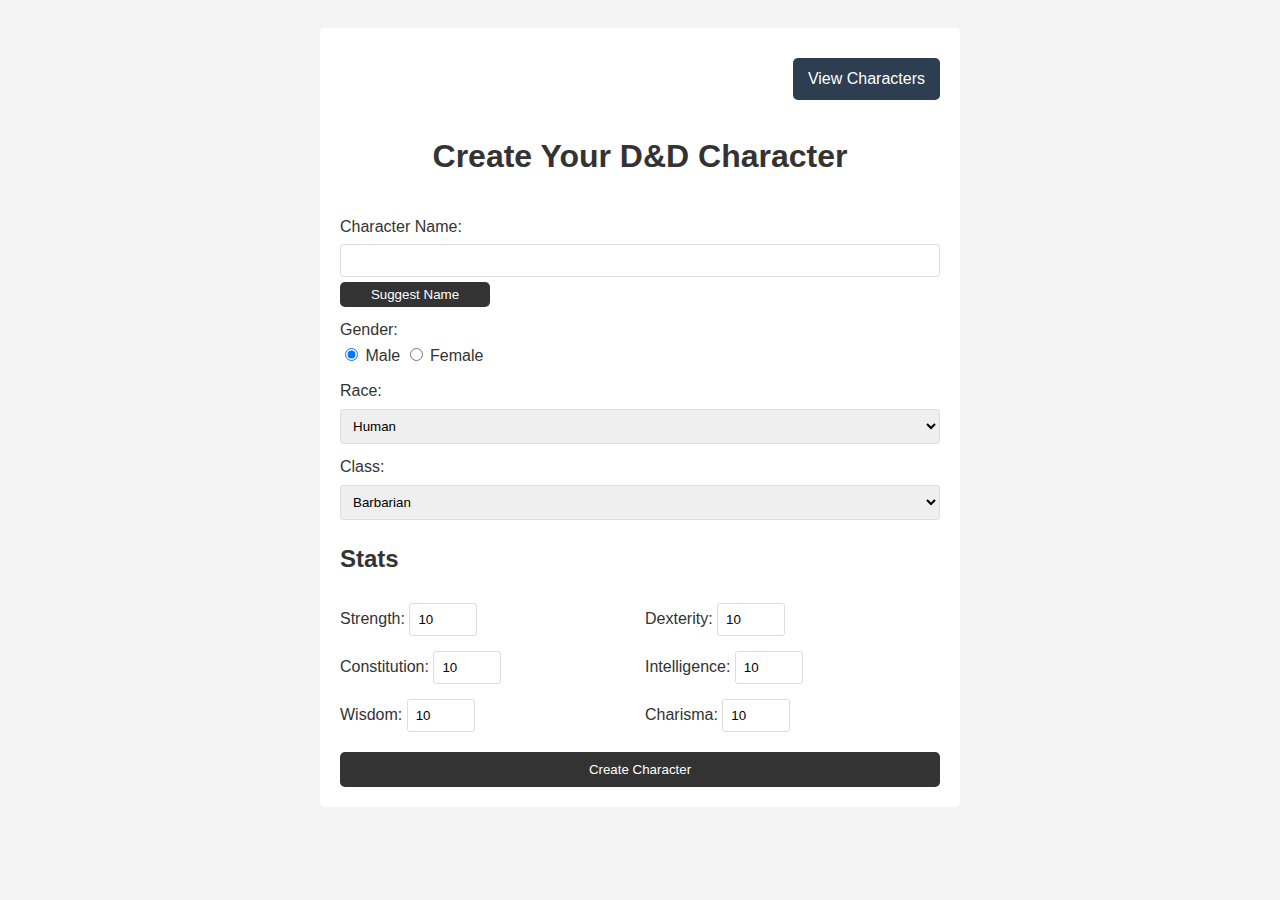
<file: templates/index.html>
<!DOCTYPE html>
<html lang="en">

<head>
    <meta charset="UTF-8">
    <meta name="viewport" content="width=device-width, initial-scale=1.0">
    <title>D&D Character Creation</title>
    <style>
        body {
            font-family: sans-serif;
            background-color: #f4f4f4;
            color: #333;
            line-height: 1.6;
            padding: 20px;
        }

        .container {
            max-width: 600px;
            margin: auto;
            background: #fff;
            padding: 20px;
            border-radius: 5px;
        }

        h1 {
            text-align: center;
        }

        form {
            display: flex;
            flex-direction: column;
        }

        label {
            margin-top: 10px;
        }

        input,
        select {
            padding: 8px;
            margin-top: 5px;
            border-radius: 3px;
            border: 1px solid #ddd;
        }

        .stats {
            display: grid;
            grid-template-columns: repeat(2, 1fr);
            gap: 10px;
        }

        .stat input {
            width: 50px;
        }

        button {
            background: #333;
            color: #fff;
            padding: 10px;
            border: 0;
            border-radius: 5px;
            margin-top: 20px;
            cursor: pointer;
        }

        #random-name-btn {
            width: 150px;
            margin-top: 5px;
            padding: 5px;
        }

        .navigation {
            display: flex;
            justify-content: flex-end;
            padding: 10px 0;
        }

        .nav-btn {
            background: #2c3e50;
            color: white;
            text-decoration: none;
            padding: 8px 15px;
            border-radius: 5px;
            transition: background-color 0.3s;
        }

        .nav-btn:hover {
            background: #34495e;
        }
    </style>
</head>

<body>
    <div class="container">
        <nav class="navigation">
            <a href="/characters" class="nav-btn">View Characters</a>
        </nav>
        <h1>Create Your D&D Character</h1>
        <form action="/create_character" method="post">
            <label for="name">Character Name:</label>
            <input type="text" id="name" name="name" required>
            <button type="button" id="random-name-btn">Suggest Name</button>

            <label>Gender:</label>
            <div>
                <input type="radio" id="male" name="gender" value="male" checked>
                <label for="male">Male</label>
                <input type="radio" id="female" name="gender" value="female">
                <label for="female">Female</label>
            </div>

            <label for="race">Race:</label>
            <select id="race" name="race">
                <option value="human">Human</option>
                <option value="elf">Elf</option>
                <option value="dwarf">Dwarf</option>
                <option value="halfling">Halfling</option>
                <option value="dragonborn">Dragonborn</option>
                <option value="gnome">Gnome</option>
                <option value="half-elf">Half-Elf</option>
                <option value="half-orc">Half-Orc</option>
                <option value="tiefling">Tiefling</option>
            </select>

            <label for="class">Class:</label>
            <select id="class" name="class">
                <option value="barbarian">Barbarian</option>
                <option value="bard">Bard</option>
                <option value="cleric">Cleric</option>
                <option value="druid">Druid</option>
                <option value="fighter">Fighter</option>
                <option value="monk">Monk</option>
                <option value="paladin">Paladin</option>
                <option value="ranger">Ranger</option>
                <option value="rogue">Rogue</option>
                <option value="sorcerer">Sorcerer</option>
                <option value="warlock">Warlock</option>
                <option value="wizard">Wizard</option>
            </select>

            <h2>Stats</h2>
            <div class="stats">
                <div class="stat">
                    <label for="strength">Strength:</label>
                    <input type="number" id="strength" name="strength" min="1" max="20" value="10">
                </div>
                <div class="stat">
                    <label for="dexterity">Dexterity:</label>
                    <input type="number" id="dexterity" name="dexterity" min="1" max="20" value="10">
                </div>
                <div class="stat">
                    <label for="constitution">Constitution:</label>
                    <input type="number" id="constitution" name="constitution" min="1" max="20" value="10">
                </div>
                <div class="stat">
                    <label for="intelligence">Intelligence:</label>
                    <input type="number" id="intelligence" name="intelligence" min="1" max="20" value="10">
                </div>
                <div class="stat">
                    <label for="wisdom">Wisdom:</label>
                    <input type="number" id="wisdom" name="wisdom" min="1" max="20" value="10">
                </div>
                <div class="stat">
                    <label for="charisma">Charisma:</label>
                    <input type="number" id="charisma" name="charisma" min="1" max="20" value="10">
                </div>
            </div>

            <button type="submit">Create Character</button>
        </form>
    </div>
    <script>
        document.getElementById('random-name-btn').addEventListener('click', () => {
            const race = document.getElementById('race').value;
            const gender = document.querySelector('input[name="gender"]:checked').value;
            fetch(`/generate_name?race=${race}&gender=${gender}`)
                .then(response => response.json())
                .then(data => {
                    document.getElementById('name').value = data.name;
                });
        });
    </script>
</body>

</html>
</file>
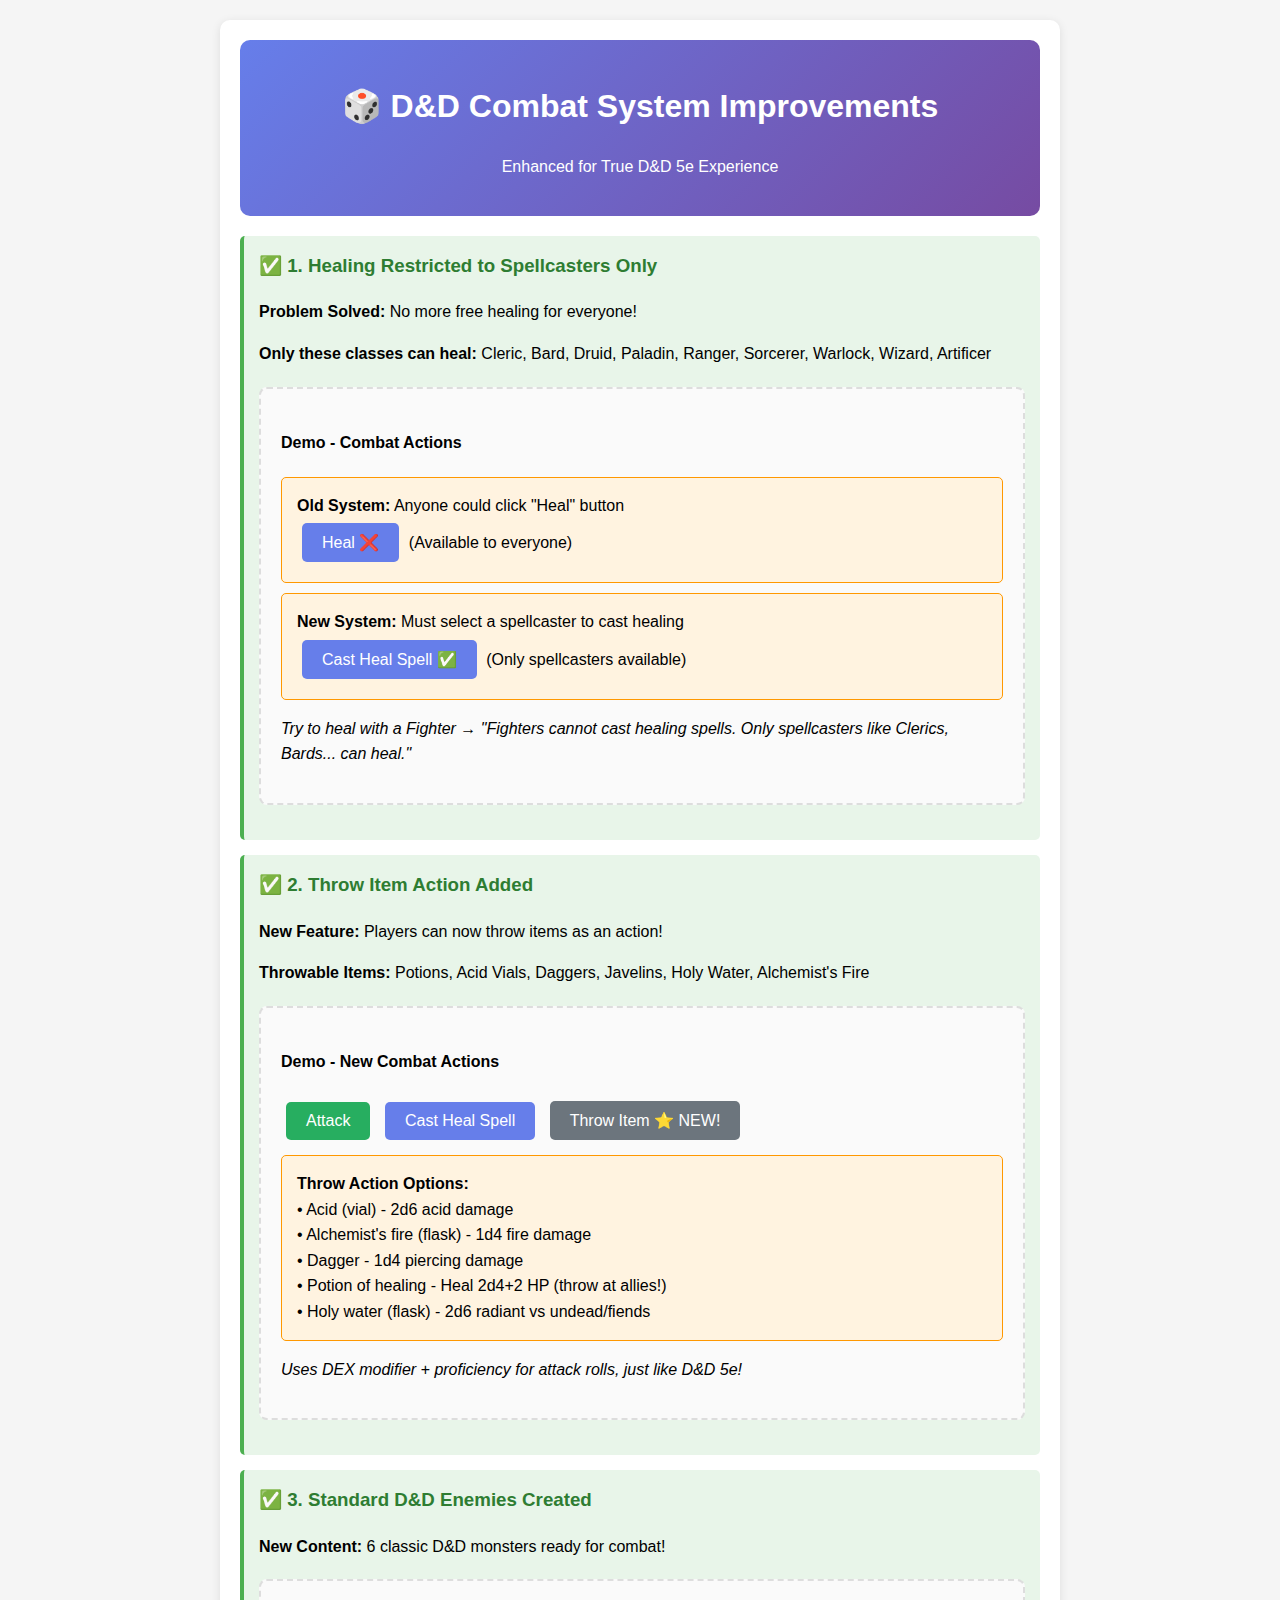
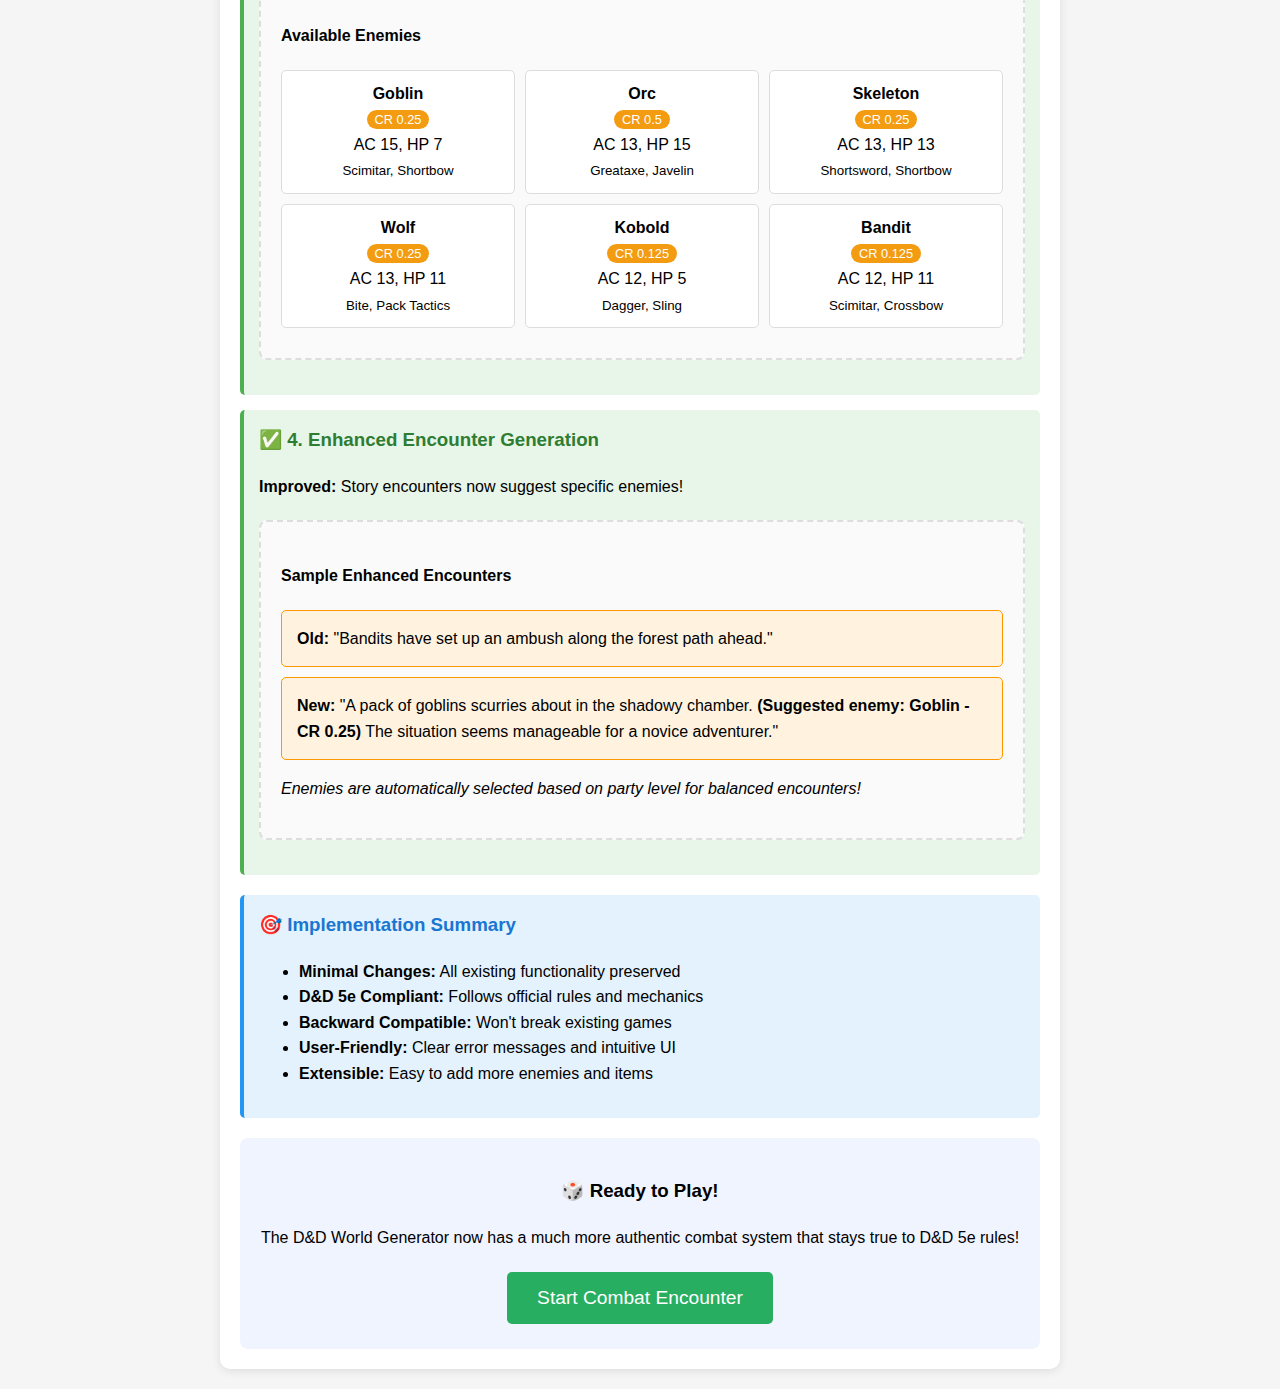
<file: demo.html>
<!DOCTYPE html>
<html lang="en">
<head>
    <meta charset="UTF-8">
    <meta name="viewport" content="width=device-width, initial-scale=1.0">
    <title>D&D Combat System Improvements - Demo</title>
    <style>
        body {
            font-family: 'Segoe UI', Tahoma, Geneva, Verdana, sans-serif;
            margin: 20px;
            background-color: #f5f5f5;
            line-height: 1.6;
        }
        .container {
            max-width: 800px;
            margin: 0 auto;
            background: white;
            padding: 20px;
            border-radius: 10px;
            box-shadow: 0 2px 10px rgba(0, 0, 0, 0.1);
        }
        .header {
            background: linear-gradient(135deg, #667eea 0%, #764ba2 100%);
            color: white;
            padding: 20px;
            border-radius: 10px;
            margin-bottom: 20px;
            text-align: center;
        }
        .feature {
            background: #e8f5e9;
            border-left: 4px solid #4caf50;
            padding: 15px;
            margin: 15px 0;
            border-radius: 5px;
        }
        .feature h3 {
            margin-top: 0;
            color: #2e7d32;
        }
        .btn {
            padding: 10px 20px;
            margin: 5px;
            border: none;
            border-radius: 5px;
            cursor: pointer;
            font-size: 1em;
        }
        .btn-primary { background-color: #667eea; color: white; }
        .btn-success { background-color: #27ae60; color: white; }
        .btn-secondary { background-color: #6c757d; color: white; }
        .btn-danger { background-color: #e74c3c; color: white; }
        .demo-section {
            border: 2px dashed #ddd;
            padding: 20px;
            margin: 20px 0;
            border-radius: 8px;
            background: #fafafa;
        }
        .enemy-list {
            display: grid;
            grid-template-columns: repeat(auto-fit, minmax(200px, 1fr));
            gap: 10px;
            margin: 10px 0;
        }
        .enemy-card {
            background: white;
            border: 1px solid #ddd;
            padding: 10px;
            border-radius: 5px;
            text-align: center;
        }
        .cr-badge {
            background: #f39c12;
            color: white;
            padding: 2px 8px;
            border-radius: 12px;
            font-size: 0.8em;
        }
        .action-demo {
            background: #fff3e0;
            border: 1px solid #ff9800;
            padding: 15px;
            border-radius: 5px;
            margin: 10px 0;
        }
    </style>
</head>
<body>
    <div class="container">
        <div class="header">
            <h1>🎲 D&D Combat System Improvements</h1>
            <p>Enhanced for True D&D 5e Experience</p>
        </div>

        <div class="feature">
            <h3>✅ 1. Healing Restricted to Spellcasters Only</h3>
            <p><strong>Problem Solved:</strong> No more free healing for everyone!</p>
            <p><strong>Only these classes can heal:</strong> Cleric, Bard, Druid, Paladin, Ranger, Sorcerer, Warlock, Wizard, Artificer</p>
            
            <div class="demo-section">
                <h4>Demo - Combat Actions</h4>
                <div class="action-demo">
                    <strong>Old System:</strong> Anyone could click "Heal" button<br>
                    <button class="btn btn-primary">Heal ❌</button> (Available to everyone)
                </div>
                <div class="action-demo">
                    <strong>New System:</strong> Must select a spellcaster to cast healing<br>
                    <button class="btn btn-primary">Cast Heal Spell ✅</button> (Only spellcasters available)
                </div>
                <p><em>Try to heal with a Fighter → "Fighters cannot cast healing spells. Only spellcasters like Clerics, Bards... can heal."</em></p>
            </div>
        </div>

        <div class="feature">
            <h3>✅ 2. Throw Item Action Added</h3>
            <p><strong>New Feature:</strong> Players can now throw items as an action!</p>
            <p><strong>Throwable Items:</strong> Potions, Acid Vials, Daggers, Javelins, Holy Water, Alchemist's Fire</p>
            
            <div class="demo-section">
                <h4>Demo - New Combat Actions</h4>
                <button class="btn btn-success">Attack</button>
                <button class="btn btn-primary">Cast Heal Spell</button>
                <button class="btn btn-secondary">Throw Item ⭐ NEW!</button>
                
                <div class="action-demo">
                    <strong>Throw Action Options:</strong><br>
                    • Acid (vial) - 2d6 acid damage<br>
                    • Alchemist's fire (flask) - 1d4 fire damage<br>
                    • Dagger - 1d4 piercing damage<br>
                    • Potion of healing - Heal 2d4+2 HP (throw at allies!)<br>
                    • Holy water (flask) - 2d6 radiant vs undead/fiends
                </div>
                <p><em>Uses DEX modifier + proficiency for attack rolls, just like D&D 5e!</em></p>
            </div>
        </div>

        <div class="feature">
            <h3>✅ 3. Standard D&D Enemies Created</h3>
            <p><strong>New Content:</strong> 6 classic D&D monsters ready for combat!</p>
            
            <div class="demo-section">
                <h4>Available Enemies</h4>
                <div class="enemy-list">
                    <div class="enemy-card">
                        <strong>Goblin</strong><br>
                        <span class="cr-badge">CR 0.25</span><br>
                        AC 15, HP 7<br>
                        <small>Scimitar, Shortbow</small>
                    </div>
                    <div class="enemy-card">
                        <strong>Orc</strong><br>
                        <span class="cr-badge">CR 0.5</span><br>
                        AC 13, HP 15<br>
                        <small>Greataxe, Javelin</small>
                    </div>
                    <div class="enemy-card">
                        <strong>Skeleton</strong><br>
                        <span class="cr-badge">CR 0.25</span><br>
                        AC 13, HP 13<br>
                        <small>Shortsword, Shortbow</small>
                    </div>
                    <div class="enemy-card">
                        <strong>Wolf</strong><br>
                        <span class="cr-badge">CR 0.25</span><br>
                        AC 13, HP 11<br>
                        <small>Bite, Pack Tactics</small>
                    </div>
                    <div class="enemy-card">
                        <strong>Kobold</strong><br>
                        <span class="cr-badge">CR 0.125</span><br>
                        AC 12, HP 5<br>
                        <small>Dagger, Sling</small>
                    </div>
                    <div class="enemy-card">
                        <strong>Bandit</strong><br>
                        <span class="cr-badge">CR 0.125</span><br>
                        AC 12, HP 11<br>
                        <small>Scimitar, Crossbow</small>
                    </div>
                </div>
            </div>
        </div>

        <div class="feature">
            <h3>✅ 4. Enhanced Encounter Generation</h3>
            <p><strong>Improved:</strong> Story encounters now suggest specific enemies!</p>
            
            <div class="demo-section">
                <h4>Sample Enhanced Encounters</h4>
                <div class="action-demo">
                    <strong>Old:</strong> "Bandits have set up an ambush along the forest path ahead."
                </div>
                <div class="action-demo">
                    <strong>New:</strong> "A pack of goblins scurries about in the shadowy chamber. <strong>(Suggested enemy: Goblin - CR 0.25)</strong> The situation seems manageable for a novice adventurer."
                </div>
                <p><em>Enemies are automatically selected based on party level for balanced encounters!</em></p>
            </div>
        </div>

        <div style="background: #e3f2fd; border-left: 4px solid #2196f3; padding: 15px; margin: 20px 0; border-radius: 5px;">
            <h3 style="margin-top: 0; color: #1976d2;">🎯 Implementation Summary</h3>
            <ul>
                <li><strong>Minimal Changes:</strong> All existing functionality preserved</li>
                <li><strong>D&D 5e Compliant:</strong> Follows official rules and mechanics</li>
                <li><strong>Backward Compatible:</strong> Won't break existing games</li>
                <li><strong>User-Friendly:</strong> Clear error messages and intuitive UI</li>
                <li><strong>Extensible:</strong> Easy to add more enemies and items</li>
            </ul>
        </div>

        <div style="text-align: center; padding: 20px; background: #f0f4ff; border-radius: 8px;">
            <h3>🎲 Ready to Play!</h3>
            <p>The D&D World Generator now has a much more authentic combat system that stays true to D&D 5e rules!</p>
            <button class="btn btn-success" style="font-size: 1.2em; padding: 15px 30px;">Start Combat Encounter</button>
        </div>
    </div>
</body>
</html>
</file>
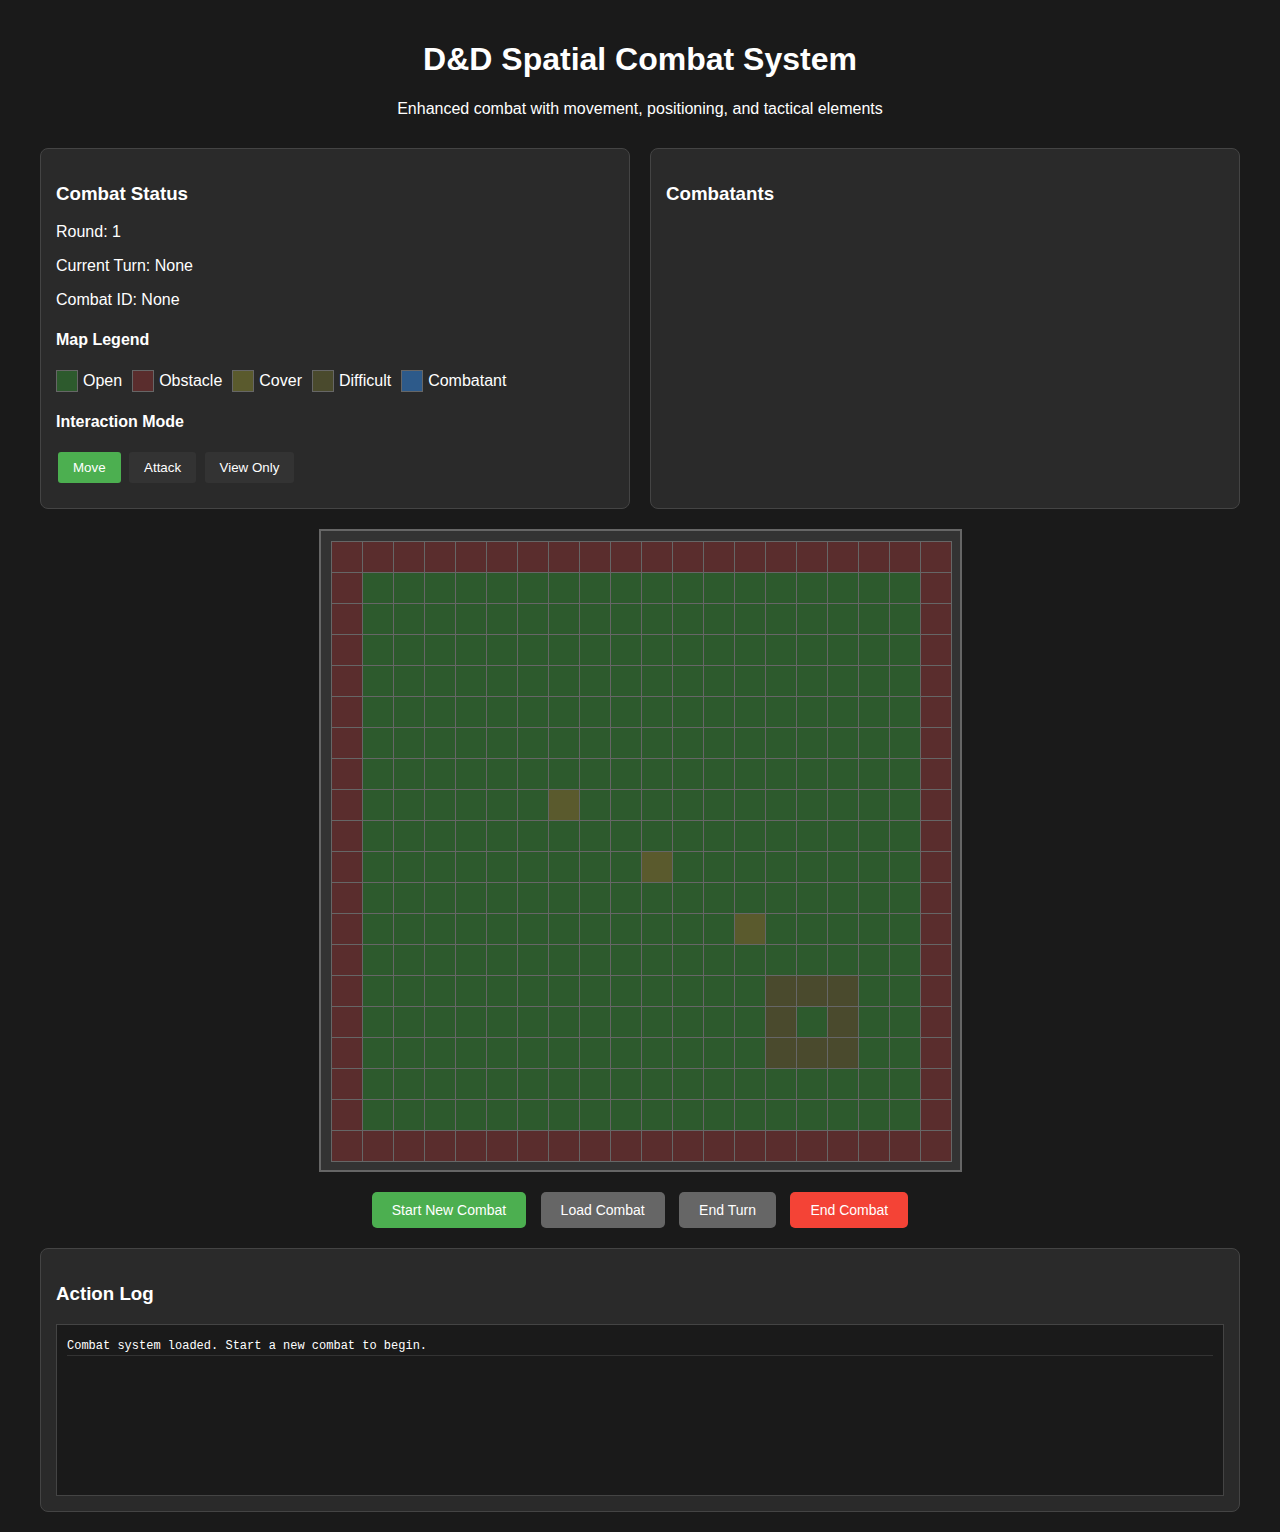
<file: templates/spatial_combat.html>
<!DOCTYPE html>
<html lang="en">
<head>
    <meta charset="UTF-8">
    <meta name="viewport" content="width=device-width, initial-scale=1.0">
    <title>D&D Spatial Combat - DND World Generator</title>
    <style>
        body {
            font-family: Arial, sans-serif;
            margin: 0;
            padding: 20px;
            background-color: #1a1a1a;
            color: #fff;
        }
        
        .container {
            max-width: 1200px;
            margin: 0 auto;
        }
        
        .header {
            text-align: center;
            margin-bottom: 30px;
        }
        
        .combat-grid {
            display: grid;
            grid-template-columns: repeat(20, 30px);
            grid-template-rows: repeat(20, 30px);
            gap: 1px;
            margin: 20px auto;
            background-color: #333;
            padding: 10px;
            border: 2px solid #666;
            max-width: fit-content;
        }
        
        .grid-cell {
            width: 30px;
            height: 30px;
            background-color: #444;
            border: 1px solid #666;
            position: relative;
            cursor: pointer;
            display: flex;
            align-items: center;
            justify-content: center;
            font-size: 12px;
        }
        
        .grid-cell.open {
            background-color: #2d5a2d;
        }
        
        .grid-cell.obstacle {
            background-color: #5a2d2d;
        }
        
        .grid-cell.cover {
            background-color: #5a5a2d;
        }
        
        .grid-cell.difficult {
            background-color: #4a4a2d;
        }
        
        .grid-cell.combatant {
            background-color: #2d5a8a;
            font-weight: bold;
            color: white;
        }
        
        .grid-cell.current-turn {
            box-shadow: inset 0 0 0 3px #ffff00;
        }
        
        .grid-cell.valid-move {
            background-color: #3a7a3a !important;
            box-shadow: inset 0 0 0 2px #00ff00;
        }
        
        .grid-cell.attack-range {
            box-shadow: inset 0 0 0 2px #ff0000;
        }
        
        .combat-info {
            display: flex;
            gap: 20px;
            margin-bottom: 20px;
        }
        
        .panel {
            background-color: #2a2a2a;
            padding: 15px;
            border-radius: 8px;
            border: 1px solid #444;
            flex: 1;
        }
        
        .combatants-list {
            max-height: 300px;
            overflow-y: auto;
        }
        
        .combatant-card {
            background-color: #333;
            margin: 5px 0;
            padding: 10px;
            border-radius: 5px;
            border-left: 4px solid #666;
        }
        
        .combatant-card.current {
            border-left-color: #ffff00;
        }
        
        .combatant-card.dead {
            border-left-color: #ff0000;
            opacity: 0.6;
        }
        
        .hp-bar {
            width: 100%;
            height: 10px;
            background-color: #555;
            border-radius: 5px;
            overflow: hidden;
            margin: 5px 0;
        }
        
        .hp-fill {
            height: 100%;
            background-color: #4CAF50;
            transition: width 0.3s ease;
        }
        
        .controls {
            text-align: center;
            margin: 20px 0;
        }
        
        .btn {
            background-color: #4CAF50;
            color: white;
            padding: 10px 20px;
            border: none;
            border-radius: 5px;
            cursor: pointer;
            margin: 0 5px;
            font-size: 14px;
        }
        
        .btn:hover {
            background-color: #45a049;
        }
        
        .btn.secondary {
            background-color: #666;
        }
        
        .btn.secondary:hover {
            background-color: #555;
        }
        
        .btn.danger {
            background-color: #f44336;
        }
        
        .btn.danger:hover {
            background-color: #da190b;
        }
        
        .action-buttons {
            display: flex;
            gap: 10px;
            margin: 10px 0;
            flex-wrap: wrap;
        }
        
        .status-effects {
            margin-top: 10px;
        }
        
        .status-effect {
            display: inline-block;
            background-color: #444;
            padding: 2px 6px;
            border-radius: 3px;
            margin: 2px;
            font-size: 11px;
        }
        
        .log {
            background-color: #1a1a1a;
            border: 1px solid #444;
            height: 150px;
            overflow-y: auto;
            padding: 10px;
            font-family: monospace;
            font-size: 12px;
        }
        
        .log-entry {
            margin: 2px 0;
            padding: 2px 0;
            border-bottom: 1px solid #333;
        }
        
        .mode-selector {
            margin: 10px 0;
        }
        
        .mode-btn {
            background-color: #333;
            color: white;
            padding: 8px 15px;
            border: none;
            border-radius: 3px;
            cursor: pointer;
            margin: 0 2px;
        }
        
        .mode-btn.active {
            background-color: #4CAF50;
        }
        
        .legend {
            display: flex;
            gap: 10px;
            margin: 10px 0;
            flex-wrap: wrap;
        }
        
        .legend-item {
            display: flex;
            align-items: center;
            gap: 5px;
        }
        
        .legend-color {
            width: 20px;
            height: 20px;
            border: 1px solid #666;
        }
    </style>
</head>
<body>
    <div class="container">
        <div class="header">
            <h1>D&D Spatial Combat System</h1>
            <p>Enhanced combat with movement, positioning, and tactical elements</p>
        </div>
        
        <div class="combat-info">
            <div class="panel">
                <h3>Combat Status</h3>
                <div id="combat-status">
                    <p>Round: <span id="current-round">1</span></p>
                    <p>Current Turn: <span id="current-turn">None</span></p>
                    <p>Combat ID: <span id="combat-id">None</span></p>
                </div>
                
                <h4>Map Legend</h4>
                <div class="legend">
                    <div class="legend-item">
                        <div class="legend-color" style="background-color: #2d5a2d;"></div>
                        <span>Open</span>
                    </div>
                    <div class="legend-item">
                        <div class="legend-color" style="background-color: #5a2d2d;"></div>
                        <span>Obstacle</span>
                    </div>
                    <div class="legend-item">
                        <div class="legend-color" style="background-color: #5a5a2d;"></div>
                        <span>Cover</span>
                    </div>
                    <div class="legend-item">
                        <div class="legend-color" style="background-color: #4a4a2d;"></div>
                        <span>Difficult</span>
                    </div>
                    <div class="legend-item">
                        <div class="legend-color" style="background-color: #2d5a8a;"></div>
                        <span>Combatant</span>
                    </div>
                </div>
                
                <div class="mode-selector">
                    <h4>Interaction Mode</h4>
                    <button class="mode-btn active" data-mode="move">Move</button>
                    <button class="mode-btn" data-mode="attack">Attack</button>
                    <button class="mode-btn" data-mode="view">View Only</button>
                </div>
            </div>
            
            <div class="panel">
                <h3>Combatants</h3>
                <div id="combatants-list" class="combatants-list">
                    <!-- Combatants will be loaded here -->
                </div>
            </div>
        </div>
        
        <div class="combat-grid" id="combat-grid">
            <!-- Grid cells will be generated here -->
        </div>
        
        <div class="controls">
            <button class="btn" onclick="startNewCombat()">Start New Combat</button>
            <button class="btn secondary" onclick="loadCombat()">Load Combat</button>
            <button class="btn secondary" onclick="endTurn()">End Turn</button>
            <button class="btn danger" onclick="endCombat()">End Combat</button>
        </div>
        
        <div class="panel">
            <h3>Action Log</h3>
            <div id="action-log" class="log">
                <div class="log-entry">Combat system loaded. Start a new combat to begin.</div>
            </div>
        </div>
    </div>

    <script>
        let currentCombat = null;
        let currentMode = 'move';
        let selectedCombatant = null;
        let gridWidth = 20;
        let gridHeight = 20;
        
        // Initialize the combat grid
        function initializeGrid() {
            const grid = document.getElementById('combat-grid');
            grid.innerHTML = '';
            
            for (let y = 0; y < gridHeight; y++) {
                for (let x = 0; x < gridWidth; x++) {
                    const cell = document.createElement('div');
                    cell.className = 'grid-cell open';
                    cell.dataset.x = x;
                    cell.dataset.y = y;
                    cell.onclick = () => handleCellClick(x, y);
                    grid.appendChild(cell);
                }
            }
            
            // Add some default terrain
            addDefaultTerrain();
        }
        
        function addDefaultTerrain() {
            // Add walls around edges
            for (let x = 0; x < gridWidth; x++) {
                setCellTerrain(x, 0, 'obstacle');
                setCellTerrain(x, gridHeight - 1, 'obstacle');
            }
            for (let y = 0; y < gridHeight; y++) {
                setCellTerrain(0, y, 'obstacle');
                setCellTerrain(gridWidth - 1, y, 'obstacle');
            }
            
            // Add some cover and difficult terrain
            setCellTerrain(10, 10, 'cover');
            setCellTerrain(7, 8, 'cover');
            setCellTerrain(13, 12, 'cover');
            
            for (let dx = -1; dx <= 1; dx++) {
                for (let dy = -1; dy <= 1; dy++) {
                    if (dx !== 0 || dy !== 0) {
                        setCellTerrain(15 + dx, 15 + dy, 'difficult');
                    }
                }
            }
        }
        
        function setCellTerrain(x, y, terrain) {
            const cell = document.querySelector(`[data-x="${x}"][data-y="${y}"]`);
            if (cell) {
                cell.className = `grid-cell ${terrain}`;
            }
        }
        
        function handleCellClick(x, y) {
            if (!currentCombat) {
                addLogEntry('No active combat. Start a new combat first.');
                return;
            }
            
            if (currentMode === 'move') {
                handleMovement(x, y);
            } else if (currentMode === 'attack') {
                handleAttack(x, y);
            }
        }
        
        function handleMovement(x, y) {
            if (!selectedCombatant) {
                addLogEntry('No combatant selected for movement.');
                return;
            }
            
            // Send movement request
            fetch(`/combat/${currentCombat.combat_id}/move`, {
                method: 'POST',
                headers: {
                    'Content-Type': 'application/json',
                },
                body: JSON.stringify({
                    combatant_id: selectedCombatant.id,
                    x: x,
                    y: y,
                    z: 0
                })
            })
            .then(response => response.json())
            .then(data => {
                if (data.success) {
                    addLogEntry(`${selectedCombatant.character_name} moved to (${x}, ${y}). ${data.message}`);
                    updateCombatDisplay();
                } else {
                    addLogEntry(`Movement failed: ${data.message}`);
                }
            })
            .catch(error => {
                addLogEntry(`Error: ${error.message}`);
            });
        }
        
        function handleAttack(x, y) {
            // Find combatant at target position
            const targetCombatant = findCombatantAt(x, y);
            if (!targetCombatant) {
                addLogEntry('No combatant at target position.');
                return;
            }
            
            if (!selectedCombatant) {
                addLogEntry('No attacker selected.');
                return;
            }
            
            // Check range first
            fetch(`/combat/${currentCombat.combat_id}/attack_range`, {
                method: 'POST',
                headers: {
                    'Content-Type': 'application/json',
                },
                body: JSON.stringify({
                    attacker_id: selectedCombatant.id,
                    target_id: targetCombatant.id,
                    weapon_range: 5  // Default melee range
                })
            })
            .then(response => response.json())
            .then(data => {
                if (data.can_attack) {
                    // Proceed with attack
                    makeAttack(selectedCombatant.id, targetCombatant.id);
                } else {
                    addLogEntry(`Cannot attack: ${data.message}`);
                }
            });
        }
        
        function makeAttack(attackerId, targetId) {
            fetch(`/combat/${currentCombat.combat_id}/attack`, {
                method: 'POST',
                headers: {
                    'Content-Type': 'application/json',
                },
                body: JSON.stringify({
                    attacker_id: attackerId,
                    target_id: targetId,
                    weapon_id: null  // Using default weapon
                })
            })
            .then(response => response.json())
            .then(data => {
                if (data.success) {
                    const hitText = data.hit ? 'hit' : 'missed';
                    const damageText = data.hit ? ` for ${data.damage} ${data.damage_type} damage` : '';
                    const critText = data.critical ? ' (Critical Hit!)' : '';
                    addLogEntry(`Attack ${hitText}${damageText}${critText}`);
                    updateCombatDisplay();
                } else {
                    addLogEntry(`Attack failed: ${data.error}`);
                }
            });
        }
        
        function findCombatantAt(x, y) {
            if (!currentCombat || !currentCombat.combatant_positions) return null;
            return currentCombat.combatant_positions.find(pos => pos.x === x && pos.y === y);
        }
        
        async function startNewCombat() {
            // Get available characters
            const response = await fetch('/api/characters');
            const characters = await response.json();
            
            if (characters.length === 0) {
                addLogEntry('No characters available. Create characters first.');
                return;
            }
            
            // For demo, use all characters
            const characterIds = characters.map(c => c.id);
            
            // Start combat
            fetch('/combat/start', {
                method: 'POST',
                headers: {
                    'Content-Type': 'application/json',
                },
                body: JSON.stringify({
                    name: 'Spatial Combat Encounter',
                    character_ids: characterIds
                })
            })
            .then(response => response.json())
            .then(data => {
                if (data.combat_id) {
                    addLogEntry(`Started new combat: ${data.name}`);
                    currentCombat = data;
                    loadCombatMap();
                    updateCombatDisplay();
                } else {
                    addLogEntry(`Failed to start combat: ${data.error}`);
                }
            });
        }
        
        async function loadCombatMap() {
            if (!currentCombat) return;
            
            const response = await fetch(`/combat/${currentCombat.combat_id}/map`);
            const mapData = await response.json();
            
            if (mapData.combatant_positions) {
                currentCombat.combatant_positions = mapData.combatant_positions;
                updateGridDisplay();
            }
        }
        
        function updateGridDisplay() {
            // Clear all combatants from grid
            document.querySelectorAll('.grid-cell').forEach(cell => {
                cell.classList.remove('combatant', 'current-turn');
                cell.textContent = '';
            });
            
            // Place combatants
            if (currentCombat && currentCombat.combatant_positions) {
                currentCombat.combatant_positions.forEach(pos => {
                    const cell = document.querySelector(`[data-x="${pos.x}"][data-y="${pos.y}"]`);
                    if (cell) {
                        cell.classList.add('combatant');
                        cell.textContent = pos.character_name.charAt(0);
                        if (selectedCombatant && selectedCombatant.combatant_id === pos.combatant_id) {
                            cell.classList.add('current-turn');
                        }
                    }
                });
            }
        }
        
        async function updateCombatDisplay() {
            if (!currentCombat) return;
            
            // Get current combat status
            const response = await fetch(`/combat/${currentCombat.combat_id}/status`);
            const status = await response.json();
            
            if (status.error) {
                addLogEntry(`Error updating combat: ${status.error}`);
                return;
            }
            
            // Update combat info
            document.getElementById('current-round').textContent = status.round;
            document.getElementById('current-turn').textContent = status.current_combatant_name || 'None';
            document.getElementById('combat-id').textContent = status.combat_id;
            
            // Update combatants list
            const combatantsList = document.getElementById('combatants-list');
            combatantsList.innerHTML = '';
            
            status.combatants.forEach(combatant => {
                const card = document.createElement('div');
                card.className = `combatant-card ${combatant.id === status.current_combatant_id ? 'current' : ''} ${combatant.is_dead ? 'dead' : ''}`;
                card.onclick = () => selectCombatant(combatant);
                
                const hpPercent = (combatant.current_hp / combatant.max_hp) * 100;
                
                card.innerHTML = `
                    <div><strong>${combatant.character_name}</strong> (${combatant.character_class})</div>
                    <div>HP: ${combatant.current_hp}/${combatant.max_hp}</div>
                    <div class="hp-bar">
                        <div class="hp-fill" style="width: ${hpPercent}%"></div>
                    </div>
                    <div>AC: ${combatant.ac} | Initiative: ${combatant.initiative}</div>
                    ${combatant.conditions.length > 0 ? `
                        <div class="status-effects">
                            ${combatant.conditions.map(c => `<span class="status-effect">${c}</span>`).join('')}
                        </div>
                    ` : ''}
                `;
                
                combatantsList.appendChild(card);
            });
            
            // Update selected combatant if it was the current turn
            if (status.current_combatant_id && (!selectedCombatant || selectedCombatant.id !== status.current_combatant_id)) {
                const currentCombatant = status.combatants.find(c => c.id === status.current_combatant_id);
                if (currentCombatant) {
                    selectCombatant(currentCombatant);
                }
            }
            
            // Reload map positions
            await loadCombatMap();
        }
        
        function selectCombatant(combatant) {
            selectedCombatant = combatant;
            updateGridDisplay();
            addLogEntry(`Selected ${combatant.character_name}`);
        }
        
        function endTurn() {
            if (!currentCombat) {
                addLogEntry('No active combat.');
                return;
            }
            
            fetch(`/combat/${currentCombat.combat_id}/end_turn`, {
                method: 'POST'
            })
            .then(response => response.json())
            .then(data => {
                if (data.success) {
                    addLogEntry('Turn ended.');
                    updateCombatDisplay();
                } else {
                    addLogEntry(`Failed to end turn: ${data.error}`);
                }
            });
        }
        
        function endCombat() {
            if (!currentCombat) {
                addLogEntry('No active combat.');
                return;
            }
            
            fetch(`/combat/${currentCombat.combat_id}/end`, {
                method: 'POST',
                headers: {
                    'Content-Type': 'application/json',
                },
                body: JSON.stringify({
                    winning_side: 'players'
                })
            })
            .then(response => response.json())
            .then(data => {
                if (data.success) {
                    addLogEntry(`Combat ended. Total XP: ${data.total_xp}, XP per player: ${data.xp_per_player}`);
                    currentCombat = null;
                    selectedCombatant = null;
                    updateGridDisplay();
                } else {
                    addLogEntry(`Failed to end combat: ${data.error}`);
                }
            });
        }
        
        function addLogEntry(message) {
            const log = document.getElementById('action-log');
            const entry = document.createElement('div');
            entry.className = 'log-entry';
            entry.textContent = `[${new Date().toLocaleTimeString()}] ${message}`;
            log.appendChild(entry);
            log.scrollTop = log.scrollHeight;
        }
        
        // Mode selection
        document.querySelectorAll('.mode-btn').forEach(btn => {
            btn.onclick = () => {
                document.querySelectorAll('.mode-btn').forEach(b => b.classList.remove('active'));
                btn.classList.add('active');
                currentMode = btn.dataset.mode;
                addLogEntry(`Switched to ${currentMode} mode`);
            };
        });
        
        // Initialize the page
        initializeGrid();
        
        // Auto-refresh combat status every 5 seconds if combat is active
        setInterval(() => {
            if (currentCombat) {
                updateCombatDisplay();
            }
        }, 5000);
    </script>
</body>
</html>
</file>
